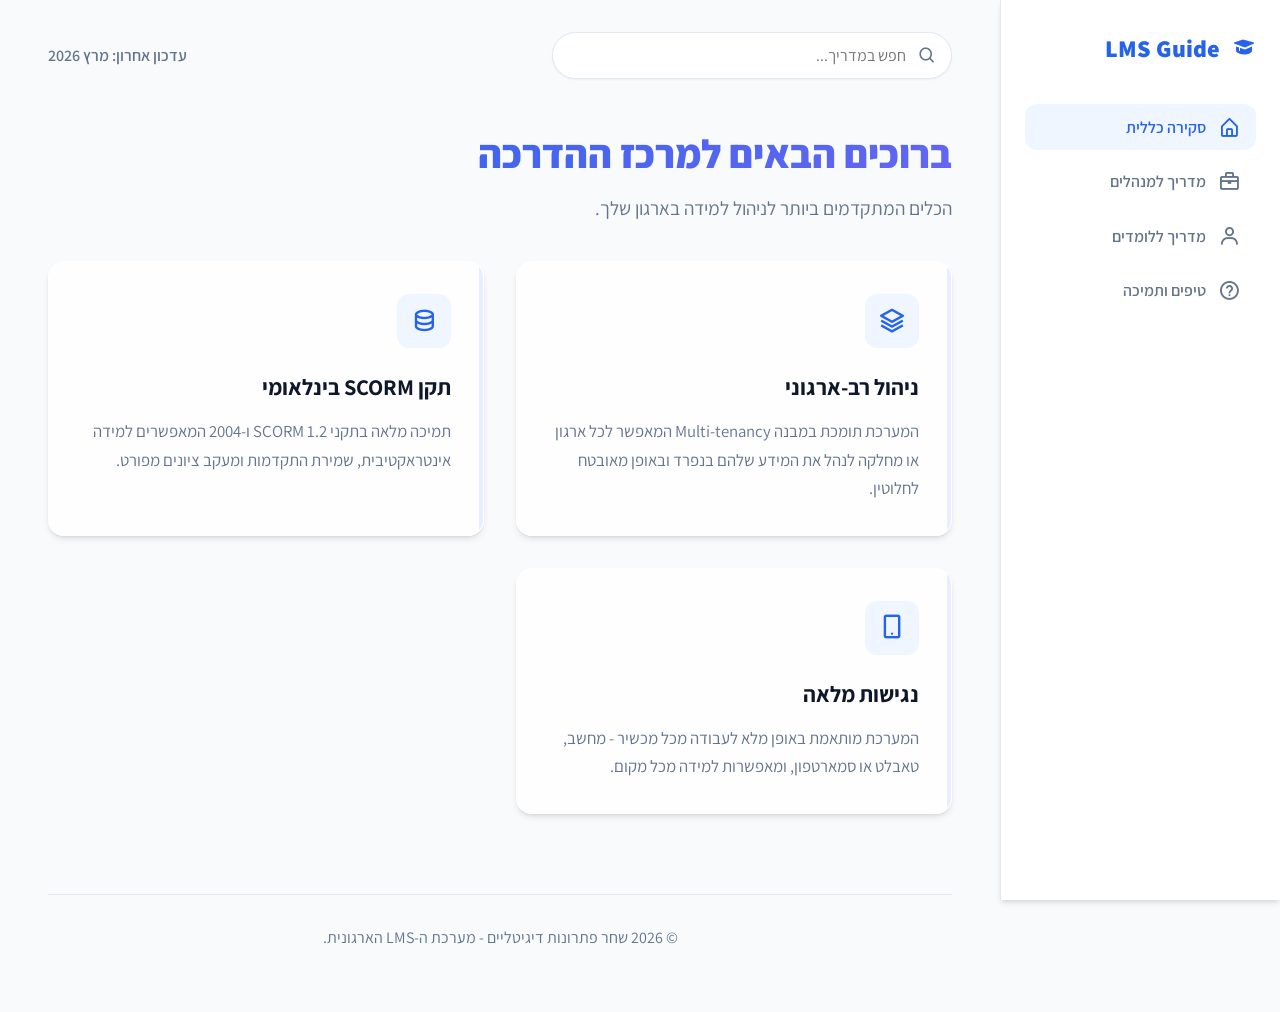
<file: user_guide.html>
<!DOCTYPE html>
<html lang="he" dir="rtl">
<head>
    <meta charset="UTF-8">
    <meta name="viewport" content="width=device-width, initial-scale=1.0">
    <title>מרכז התמיכה וההדרכה - מערכת LMS</title>
    <link href="https://fonts.googleapis.com/css2?family=Assistant:wght@300;400;600;700;800&display=swap" rel="stylesheet">
    <link href='https://unpkg.com/boxicons@2.1.4/css/boxicons.min.css' rel='stylesheet'>
    <style>
        :root {
            --primary: #2563eb;
            --primary-light: #eff6ff;
            --secondary: #64748b;
            --success: #10b981;
            --accent: #f59e0b;
            --bg-main: #f8fafc;
            --sidebar-bg: #ffffff;
            --card-bg: rgba(255, 255, 255, 0.8);
            --border-color: #e2e8f0;
            --text-dark: #0f172a;
            --text-muted: #64748b;
            --shadow-sm: 0 1px 2px 0 rgb(0 0 0 / 0.05);
            --shadow-md: 0 4px 6px -1px rgb(0 0 0 / 0.1), 0 2px 4px -2px rgb(0 0 0 / 0.1);
            --shadow-lg: 0 10px 15px -3px rgb(0 0 0 / 0.1), 0 4px 6px -4px rgb(0 0 0 / 0.1);
            --radius: 16px;
        }

        * {
            margin: 0;
            padding: 0;
            box-sizing: border-box;
            transition: all 0.2s ease;
        }

        body {
            font-family: 'Assistant', sans-serif;
            background-color: var(--bg-main);
            color: var(--text-dark);
            display: flex;
            min-height: 100vh;
            overflow-x: hidden;
        }

        /* Sidebar */
        .sidebar {
            width: 280px;
            background: var(--sidebar-bg);
            border-left: 1px solid var(--border-color);
            padding: 2rem 1.5rem;
            position: fixed;
            height: 100vh;
            right: 0;
            top: 0;
            z-index: 100;
            box-shadow: var(--shadow-md);
        }

        .logo {
            display: flex;
            align-items: center;
            gap: 12px;
            font-size: 1.5rem;
            font-weight: 800;
            color: var(--primary);
            margin-bottom: 2.5rem;
        }

        .nav-menu {
            list-style: none;
        }

        .nav-item {
            margin-bottom: 8px;
        }

        .nav-link {
            display: flex;
            align-items: center;
            gap: 12px;
            padding: 12px 16px;
            text-decoration: none;
            color: var(--secondary);
            border-radius: 12px;
            font-weight: 600;
            cursor: pointer;
        }

        .nav-link:hover, .nav-link.active {
            background: var(--primary-light);
            color: var(--primary);
        }

        .nav-link i {
            font-size: 1.4rem;
        }

        /* Main Content */
        .main-content {
            flex: 1;
            margin-right: 280px;
            padding: 2rem 3rem;
        }

        /* Search Header */
        .page-header {
            margin-bottom: 3rem;
            display: flex;
            justify-content: space-between;
            align-items: center;
        }

        .search-box {
            position: relative;
            width: 400px;
        }

        .search-box input {
            width: 100%;
            padding: 12px 45px 12px 15px;
            border-radius: 50px;
            border: 1px solid var(--border-color);
            background: white;
            font-family: inherit;
            font-size: 1rem;
            box-shadow: var(--shadow-sm);
        }

        .search-box input:focus {
            outline: none;
            border-color: var(--primary);
            box-shadow: 0 0 0 4px rgba(37, 99, 235, 0.1);
        }

        .search-box i {
            position: absolute;
            right: 15px;
            top: 50%;
            transform: translateY(-50%);
            color: var(--secondary);
            font-size: 1.2rem;
        }

        /* Section Styling */
        .section {
            display: none;
            animation: fadeIn 0.4s ease-out;
        }

        .section.active {
            display: block;
        }

        @keyframes fadeIn {
            from { opacity: 0; transform: translateY(10px); }
            to { opacity: 1; transform: translateY(0); }
        }

        h1 {
            font-size: 2.5rem;
            font-weight: 800;
            margin-bottom: 1rem;
            background: linear-gradient(135deg, var(--primary), #6366f1);
            -webkit-background-clip: text;
            background-clip: text;
            -webkit-text-fill-color: transparent;
        }

        h2 {
            font-size: 1.8rem;
            font-weight: 700;
            margin: 2rem 0 1rem;
            color: var(--text-dark);
            display: flex;
            align-items: center;
            gap: 10px;
        }

        .subtitle {
            font-size: 1.2rem;
            color: var(--text-muted);
            margin-bottom: 2.5rem;
        }

        /* Cards Grid */
        .grid {
            display: grid;
            grid-template-columns: repeat(auto-fit, minmax(320px, 1fr));
            gap: 2rem;
        }

        .card {
            background: var(--card-bg);
            backdrop-filter: blur(12px);
            -webkit-backdrop-filter: blur(12px);
            border: 1px solid rgba(255, 255, 255, 0.5);
            border-radius: var(--radius);
            padding: 2rem;
            box-shadow: var(--shadow-md);
            position: relative;
            overflow: hidden;
        }

        .card:hover {
            transform: translateY(-8px);
            box-shadow: var(--shadow-lg);
            border-color: var(--primary);
        }

        .card::before {
            content: '';
            position: absolute;
            top: 0;
            right: 0;
            width: 4px;
            height: 100%;
            background: var(--primary);
            opacity: 0.1;
        }

        .card-icon {
            width: 54px;
            height: 54px;
            background: var(--primary-light);
            color: var(--primary);
            border-radius: 12px;
            display: flex;
            align-items: center;
            justify-content: center;
            font-size: 1.8rem;
            margin-bottom: 1.5rem;
        }

        .card h3 {
            font-size: 1.4rem;
            font-weight: 700;
            margin-bottom: 1rem;
        }

        .card p {
            color: var(--text-muted);
            line-height: 1.7;
            font-size: 1.05rem;
        }

        /* Steps */
        .steps-container {
            margin-top: 2rem;
        }

        .step-item {
            display: flex;
            gap: 20px;
            margin-bottom: 2rem;
            padding: 1.5rem;
            background: white;
            border-radius: 16px;
            border: 1px solid var(--border-color);
        }

        .step-count {
            width: 40px;
            height: 40px;
            background: var(--primary);
            color: white;
            border-radius: 50%;
            display: flex;
            align-items: center;
            justify-content: center;
            font-weight: 800;
            flex-shrink: 0;
            box-shadow: 0 4px 10px rgba(37, 99, 235, 0.3);
        }

        .step-content {
            flex: 1;
        }

        .step-content h4 {
            font-size: 1.2rem;
            margin-bottom: 8px;
            font-weight: 700;
            color: var(--primary);
        }

        .step-content p {
            line-height: 1.6;
            color: var(--text-muted);
        }

        .step-content ul {
            margin-top: 10px;
            padding-right: 20px;
            color: var(--text-muted);
        }

        /* Tips */
        .tips-panel {
            background: linear-gradient(135deg, #1e293b, #0f172a);
            color: white;
            padding: 2.5rem;
            border-radius: 20px;
            margin-top: 3rem;
            display: flex;
            gap: 2rem;
            align-items: center;
        }

        .tips-panel i {
            font-size: 4rem;
            color: var(--accent);
        }

        .tips-list {
            list-style: none;
        }

        .tips-list li {
            position: relative;
            padding-right: 25px;
            margin-bottom: 12px;
        }

        .tips-list li::before {
            content: '✓';
            position: absolute;
            right: 0;
            color: var(--success);
            font-weight: bold;
        }

        .badge-info {
            background: var(--primary-light);
            color: var(--primary);
            padding: 4px 12px;
            border-radius: 20px;
            font-size: 0.85rem;
            font-weight: 600;
            display: inline-block;
            margin-bottom: 10px;
        }

        /* Responsive */
        @media (max-width: 1024px) {
            .sidebar { width: 80px; padding: 2rem 0.5rem; }
            .nav-text, .logo span { display: none; }
            .main-content { margin-right: 80px; padding: 2rem; }
            .search-box { width: 100%; }
            .page-header { flex-direction: column; gap: 1rem; }
        }
    </style>
</head>
<body>

    <aside class="sidebar">
        <div class="logo">
            <i class='bx bxs-graduation'></i>
            <span>LMS Guide</span>
        </div>
        <ul class="nav-menu">
            <li class="nav-item">
                <a class="nav-link active" onclick="showSection('overview')">
                    <i class='bx bx-home-alt'></i>
                    <span class="nav-text">סקירה כללית</span>
                </a>
            </li>
            <li class="nav-item">
                <a class="nav-link" onclick="showSection('manager')">
                    <i class='bx bx-briefcase'></i>
                    <span class="nav-text">מדריך למנהלים</span>
                </a>
            </li>
            <li class="nav-item">
                <a class="nav-link" onclick="showSection('learner')">
                    <i class='bx bx-user'></i>
                    <span class="nav-text">מדריך ללומדים</span>
                </a>
            </li>
            <li class="nav-item">
                <a class="nav-link" onclick="showSection('faq')">
                    <i class='bx bx-help-circle'></i>
                    <span class="nav-text">טיפים ותמיכה</span>
                </a>
            </li>
        </ul>
    </aside>

    <main class="main-content">
        <header class="page-header">
            <div class="search-box">
                <i class='bx bx-search'></i>
                <input type="text" id="searchInput" placeholder="חפש במדריך..." onkeyup="searchContent()">
            </div>
            <div style="font-weight: 600; color: var(--secondary);">עדכון אחרון: מרץ 2026</div>
        </header>

        <!-- Section: Overview -->
        <section id="overview" class="section active">
            <h1>ברוכים הבאים למרכז ההדרכה</h1>
            <p class="subtitle">הכלים המתקדמים ביותר לניהול למידה בארגון שלך.</p>
            
            <div class="grid">
                <div class="card">
                    <div class="card-icon"><i class='bx bx-layer'></i></div>
                    <h3>ניהול רב-ארגוני</h3>
                    <p>המערכת תומכת במבנה Multi-tenancy המאפשר לכל ארגון או מחלקה לנהל את המידע שלהם בנפרד ובאופן מאובטח לחלוטין.</p>
                </div>
                <div class="card">
                    <div class="card-icon"><i class='bx bx-data'></i></div>
                    <h3>תקן SCORM בינלאומי</h3>
                    <p>תמיכה מלאה בתקני SCORM 1.2 ו-2004 המאפשרים למידה אינטראקטיבית, שמירת התקדמות ומעקב ציונים מפורט.</p>
                </div>
                <div class="card">
                    <div class="card-icon"><i class='bx bx-mobile-alt'></i></div>
                    <h3>נגישות מלאה</h3>
                    <p>המערכת מותאמת באופן מלא לעבודה מכל מכשיר - מחשב, טאבלט או סמארטפון, ומאפשרות למידה מכל מקום.</p>
                </div>
            </div>
        </section>

        <!-- Section: Manager -->
        <section id="manager" class="section">
            <h1>מדריך מקיף למנהלי הדרכה</h1>
            <p class="subtitle">ניהול משתמשים, הקצאת תכנים, ניהול קבוצות והפקת דוחות ביצועים מתקדמים.</p>

            <!-- Chapter 1: Courses -->
            <h2><i class='bx bx-cloud-upload'></i> 1. ניהול והעלאת לומדות (SCORM)</h2>
            <p class="text-muted mb-4">תהליך העלאת תכני למידה למערכת ופרסומם ללומדים.</p>
            
            <div class="steps-container">
                <div class="step-item">
                    <div class="step-count">1</div>
                    <div class="step-content">
                        <h4>הכנת הקובץ</h4>
                        <p>וודאו שהלומדה מיוצאת כקובץ **ZIP** תואם תקן SCORM (1.2 או 2004). המערכת תזהה אוטומטית את קובץ המניפסט (imsmanifest.xml).</p>
                    </div>
                </div>
                <div class="step-item">
                    <div class="step-count">2</div>
                    <div class="step-content">
                        <h4>מילוי פרטי הלומדה</h4>
                        <p>במסך "ניהול לומדות", הזינו את שם הלומדה, תיאור קצר (יוצג ללומדים) ובחרו קטגוריה רלוונטית (לדוגמה: אבטחת מידע, משאבי אנוש).</p>
                    </div>
                </div>
                <div class="step-item">
                    <div class="step-count">3</div>
                    <div class="step-content">
                        <h4>העלאה ופרסום</h4>
                        <p>לחצו על "העלה ופרסם". המערכת תפרק את הקובץ, תשמור את המשאבים בענן ותהפוך את הלומדה לזמינה להקצאה.</p>
                        <ul class="text-sm">
                            <li>ניתן לצפות בתצוגה מקדימה לפני ההקצאה ע"י לחיצה על כפתור ה-Play.</li>
                            <li>במידה והלומדה עודכנה, יש למחוק את הישנה ולהעלות גרסה חדשה.</li>
                        </ul>
                    </div>
                </div>
            </div>

            <!-- Chapter 2: Groups -->
            <h2><i class='bx bx-group'></i> 2. ניהול קבוצות למידה</h2>
            <p class="text-muted mb-4">קבוצות הן הכלי היעיל ביותר לניהול למידה מחלקתית או נושאית.</p>

            <div class="steps-container">
                <div class="step-item">
                    <div class="step-count">1</div>
                    <div class="step-content">
                        <h4>יצירת קבוצה</h4>
                        <p>הזינו שם לקבוצה (לדוגמה: "צוות מכירות", "הנהלה") ולחצו על "צור קבוצה".</p>
                    </div>
                </div>
                <div class="step-item">
                    <div class="step-count">2</div>
                    <div class="step-content">
                        <h4>שיוך עובדים לקבוצה</h4>
                        <p>לחצו על כפתור הניהול (גלגל שיניים) ליד שם הקבוצה. תחת "עובדים בקבוצה", לחצו על "הוסף עובד" ובחרו את העובדים הרצויים מהרשימה הארגונית.</p>
                    </div>
                </div>
                <div class="step-item">
                    <div class="step-count">3</div>
                    <div class="step-content">
                        <h4>הקצאת לומדות לקבוצה</h4>
                        <p>באותו מסך ניהול קבוצה, תחת "לומדות שהוקצו", לחצו על "הקצה לומדה". כל עובד שמשוייך לקבוצה זו יקבל אוטומטית את הלומדה ללוח הלמידה שלו.</p>
                        <div class="badge-info mt-2">טיפ: שיוך עובד חדש לקבוצה קיימת יקצה לו באופן אוטומטי את כל הלומדות המשוייכות לקבוצה.</div>
                    </div>
                </div>
            </div>

            <!-- Chapter 3: Users -->
            <h2><i class='bx bx-user-plus'></i> 3. ניהול עובדים (משתמשים)</h2>
            <p class="text-muted mb-4">יצירה, עריכה וניהול הרשאות של הלומדים בארגון.</p>

            <div class="steps-container">
                <div class="step-item">
                    <div class="step-count">1</div>
                    <div class="step-content">
                        <h4>יצירת משתמש בודד</h4>
                        <p>הזינו שם מלא, אימייל, טלפון וסיסמה ראשונית. בחרו תפקיד: **לומד** (גישה לתכנים בלבד) או **מנהל הדרכה** (גישה לממשק הניהול).</p>
                    </div>
                </div>
                <div class="step-item">
                    <div class="step-count">2</div>
                    <div class="step-content">
                        <h4>פעולות קבוצתיות (Bulk Actions)</h4>
                        <p>ניתן לסמן מספר משתמשים בטבלה ולבצע פעולות משותפות כגון: שיוך קבוצתי לקבוצה, מחיקה קבוצתית או העברה בין ארגונים.</p>
                    </div>
                </div>
                <div class="step-item">
                    <div class="step-count">3</div>
                    <div class="step-content">
                        <h4>איפוס נתונים וסיסמאות</h4>
                        <p>ניתן לאפס סיסמה ע"י עריכת המשתמש. כמו כן, ניתן לאפס את התקדמות הלמידה של עובד ספציפי (לביצוע הדרכה חוזרת) או לאפס את כלל הנתונים הארגוניים במכה אחת.</p>
                    </div>
                </div>
            </div>

            <!-- Chapter 4: Reports -->
            <h2><i class='bx bx-line-chart'></i> 4. דוחות ומעקב למידה</h2>
            <p class="text-muted mb-4">ניתוח נתונים בזמן אמת וייצוא לצורך בקרה ארגונית.</p>

            <div class="grid" style="margin-top: 1rem;">
                <div class="card">
                    <div class="card-icon"><i class='bx bx-pie-chart-alt'></i></div>
                    <h3>סטטיסטיקה חיה</h3>
                    <p>צפו בכמות הלומדים הפעילים, אחוז ההשלמות וזמן הלמידה הממוצע ברמת הארגון או הקבוצה.</p>
                </div>
                <div class="card">
                    <div class="card-icon"><i class='bx bx-export'></i></div>
                    <h3>ייצוא נתונים</h3>
                    <p>ייצאו דוחות מפורטים בפורמט **Excel**, **CSV** או **PDF**. הדוח כולל שמות, ציונים, סטטוסי התקדמות ותאריכי סיום.</p>
                </div>
                <div class="card">
                    <div class="card-icon"><i class='bx bx-edit-alt'></i></div>
                    <h3>ניהול ידני</h3>
                    <p>למנהלים יש הרשאה לערוך ידנית סטטוסי התקדמות או ציונים במקרים חריגים דרך כפתור העריכה בטבלת המעקב.</p>
                </div>
            </div>
        </section>

        <!-- Section: Learner -->
        <section id="learner" class="section">
            <h1>מדריך ללומד</h1>
            <p class="subtitle">כך תפיקו את המקסימום מחוויית הלמידה הדיגיטלית שלכם.</p>

            <div class="steps-container">
                <div class="step-item">
                    <div class="step-count">1</div>
                    <div class="step-content">
                        <h4>כניסה למערכת</h4>
                        <p>התחברו עם שם המשתמש והסיסמה שקיבלתם ממנהל ההדרכה. מומלץ לשנות את הסיסמה בכניסה הראשונה.</p>
                    </div>
                </div>
                <div class="step-item">
                    <div class="step-count">2</div>
                    <div class="step-content">
                        <h4>לוח הלומדות שלי</h4>
                        <p>במסך הראשי תמצאו את כל ההדרכות שהוקצו לכם. תוכלו לראות את אחוז ההתקדמות בכל לומדה.</p>
                    </div>
                </div>
                <div class="step-item">
                    <div class="step-count">3</div>
                    <div class="step-content">
                        <h4>למידה רציפה (Bookmark)</h4>
                        <p>המערכת שומרת אוטומטית היכן עצרתם. גם אם תסגרו את הדפדפן באמצע, תוכלו לחזור בדיוק לאותה נקודה.</p>
                    </div>
                </div>
            </div>
        </section>

        <!-- Section: FAQ/Tips -->
        <section id="faq" class="section">
            <h1>טיפים ותמיכה טכנית</h1>
            <p class="subtitle">עצות למידה מוצלחת ופתרון בעיות נפוצות.</p>

            <div class="tips-panel">
                <i class='bx bx-bulb'></i>
                <div>
                    <h2>טיפים ללמידה אפקטיבית</h2>
                    <ul class="tips-list" style="margin-top: 15px;">
                        <li><strong>שימוש בדפדפן מעודכן:</strong> השתמשו ב-Chrome או Edge לחוויה מיטבית.</li>
                        <li><strong>סביבת עבודה:</strong> בצעו את הלמידה במקום שקט עם חיבור אינטרנט יציב.</li>
                        <li><strong>סיום הדרכה:</strong> הקפידו להגיע למסך הסגירה הסופי כדי לוודא שכל הנתונים נשלחו ל-LMS.</li>
                        <li><strong>תעודות:</strong> חלק מהלומדות מאפשרות הורדת תעודת סיום לאחר השלמת 100% מהתוכן.</li>
                    </ul>
                </div>
            </div>

            <div class="card mt-6" style="background: white;">
                <h3>שאלות נפוצות (FAQ)</h3>
                <div style="margin-top: 1.5rem;">
                    <details style="margin-bottom: 1rem; border-bottom: 1px solid var(--border-color); padding-bottom: 0.5rem;">
                        <summary style="font-weight: 700; cursor: pointer; color: var(--primary);">הלומדה לא נפתחת לי, מה עושים?</summary>
                        <p style="padding: 10px 0; color: var(--text-muted);">וודאו שאין חוסם פופ-אפים (Pop-up Blocker) מופעל בדפדפן. הלומדות נפתחות בחלון חדש ומאובטח.</p>
                    </details>
                    <details style="margin-bottom: 1rem; border-bottom: 1px solid var(--border-color); padding-bottom: 0.5rem;">
                        <summary style="font-weight: 700; cursor: pointer; color: var(--primary);">האם המערכת עובדת בטלפון הנייד?</summary>
                        <p style="padding: 10px 0; color: var(--text-muted);">כן, המערכת רספונסיבית לחלוטין. עם זאת, איכות הלמידה תלויה גם באופן שבו הלומדה עצמה עוצבה ע"י התוכן.</p>
                    </details>
                    <details style="margin-bottom: 1rem; border-bottom: 1px solid var(--border-color); padding-bottom: 0.5rem;">
                        <summary style="font-weight: 700; cursor: pointer; color: var(--primary);">סיימתי את הלומדה וזה עדיין מראה 90%, מדוע?</summary>
                        <p style="padding: 10px 0; color: var(--text-muted);">סביר להניח שחלפתם על פני שקופית אחת או שלא עניתם על שאלת תרגול. חזרו ללומדה וודאו שעברתם על כל התכנים.</p>
                    </details>
                </div>
            </div>
        </section>

        <footer style="margin-top: 5rem; padding: 2rem 0; border-top: 1px solid var(--border-color); color: var(--text-muted); text-align: center;">
            &copy; 2026 שחר פתרונות דיגיטליים - מערכת ה-LMS הארגונית.
        </footer>
    </main>

    <script>
        function showSection(id) {
            // Hide all sections
            document.querySelectorAll('.section').forEach(s => s.classList.remove('active'));
            // Show selected
            document.getElementById(id).classList.add('active');
            
            // Update nav active class
            document.querySelectorAll('.nav-link').forEach(l => l.classList.remove('active'));
            
            // Find the link that has the onclick with this id
            const targetLink = Array.from(document.querySelectorAll('.nav-link')).find(l => l.getAttribute('onclick').includes(id));
            if(targetLink) targetLink.classList.add('active');
            
            // Scroll to top
            window.scrollTo({ top: 0, behavior: 'smooth' });
        }

        function searchContent() {
            let input = document.getElementById('searchInput').value.toLowerCase();
            let cards = document.querySelectorAll('.card');
            let steps = document.querySelectorAll('.step-item');
            let headers = document.querySelectorAll('h2');

            if (input === "") {
                cards.forEach(c => c.style.display = 'block');
                steps.forEach(s => s.style.display = 'flex');
                headers.forEach(h => h.style.display = 'flex');
                return;
            }

            cards.forEach(card => {
                let text = card.innerText.toLowerCase();
                card.style.display = text.includes(input) ? 'block' : 'none';
            });

            steps.forEach(step => {
                let text = step.innerText.toLowerCase();
                step.style.display = text.includes(input) ? 'flex' : 'none';
            });

            headers.forEach(h => {
                let text = h.innerText.toLowerCase();
                h.style.display = text.includes(input) ? 'flex' : 'none';
            });
        }
    </script>
</body>
</html>
</file>
